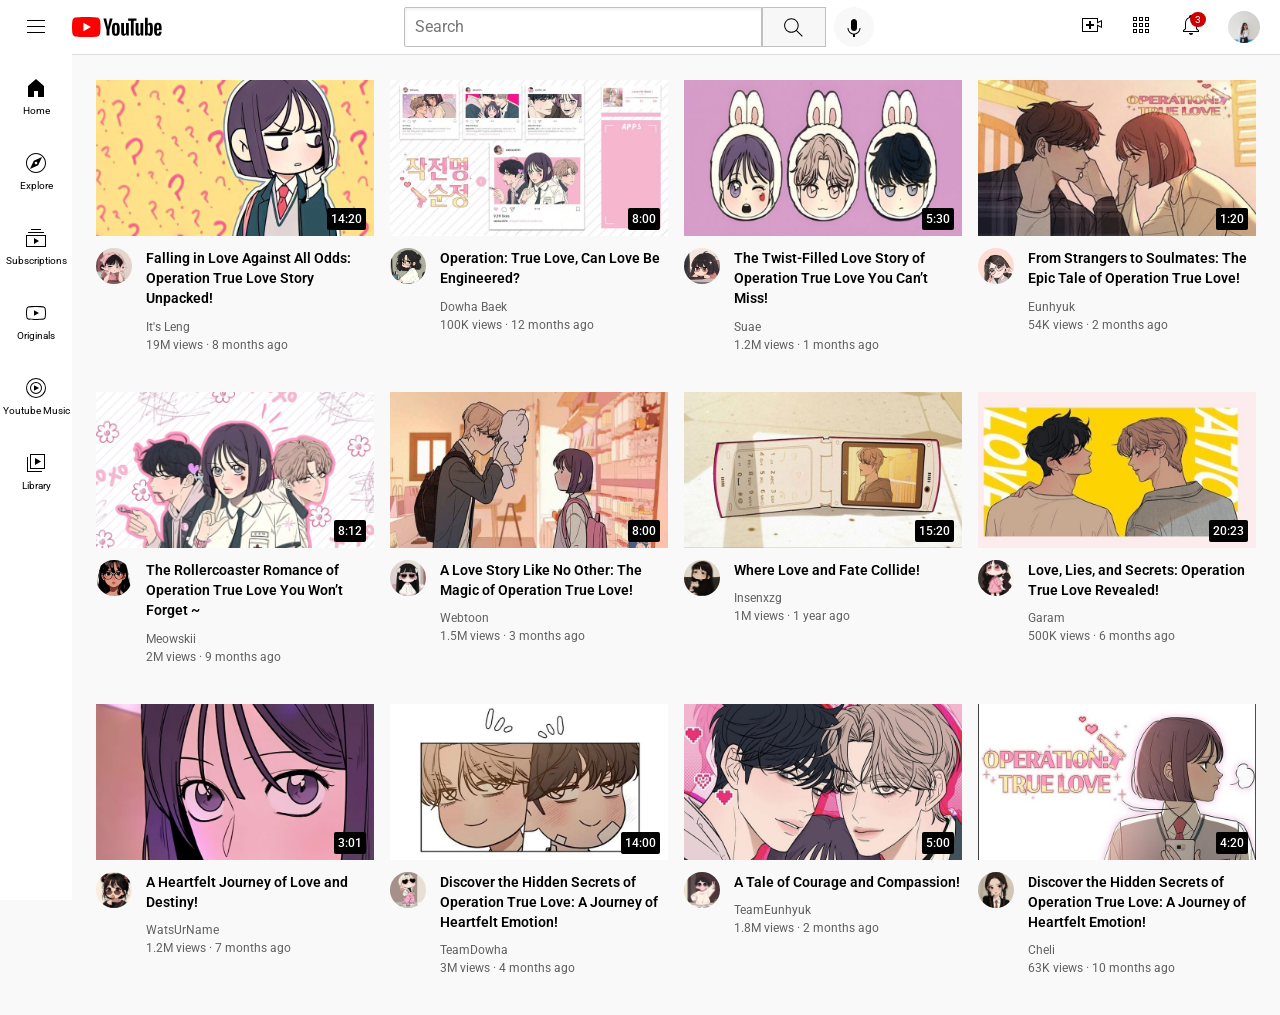
<file: index.html>
<!DOCTYPE html>
<html lang="en">
  <head>
    <meta charset="UTF-8" />
    <meta name="viewport" content="width=device-width, initial-scale=1.0" />

    <title>Youtube Clone</title>
    <link rel="stylesheet" href="style/video.css" />
    <link rel="stylesheet" href="style/general.css" />
    <link rel="stylesheet" href="style/header.css" />
    <link rel="stylesheet" href="style/sidebar.css" />

    <link rel="icon" href="assets/icons/youtube.png" type="image/png" />

    <link rel="preconnect" href="https://fonts.googleapis.com" />
    <link rel="preconnect" href="https://fonts.gstatic.com" crossorigin />
    <link
      href="https://fonts.googleapis.com/css2?family=Roboto:ital@0;1&display=swap"
      rel="stylesheet"
    />
  </head>

  <!-- Header -->
  <header class="header">
    <section class="left-section">
      <img class="hambuger-icon" src="assets/icons/hamburger-menu.svg" alt="" />
      <img
        class="youtube-icon"
        src="assets/icons/youtube-logo.svg"
        alt="Hamburger menu icon"
      />
    </section>

    <section class="middle-section">
      <input class="search-btn" type="text" placeholder="Search" />

      <button class="search-icon-btn">
        <img
          class="search-icon"
          src="assets/icons/search.svg"
          alt="Search icon"
        />
        <div class="tooltip">Search</div>
      </button>
      <button class="voice-btn">
        <img
          class="voice-icon"
          src="assets/icons/voice-search-icon.svg"
          alt="Voice search icon"
        />
        <div class="tooltip">Search with your voice</div>
      </button>
    </section>

    <section class="right-section">
      <div class="tooltip-container">
        <img
          class="upload-icon"
          src="assets/icons/upload.svg"
          alt="upload-icon"
        />
        <div class="tooltip-create">Create</div>
      </div>

      <div class="tooltip-container">
        <img
          class="youtube-apps-icon"
          src="assets/icons/youtube-apps.svg"
          alt="YouTube apps icon"
        />
        <div class="tooltip-apps">Youtube apps</div>
      </div>

      <div class="tooltip-container">
        <div class="notif-div">
          <img
            class="notification-icon"
            src="assets/icons/notifications.svg"
            alt="Upload icon"
          />
          <div class="notif-number">3</div>
          <div class="tooltip-notif">Notifications</div>
        </div>
      </div>

      <img
        class="current-user-dp"
        src="assets/channels/me.jpg"
        alt="Current user profile picture"
      />
    </section>
  </header>

  <!-- Sidebar -->
  <nav class="sidebar">
    <ul>
      <li class="sidebar-link">
        <a href="#">
          <img src="assets/icons/home.svg" alt="Home" />
          <p class="label">Home</p>
        </a>
      </li>
    </ul>

    <ul>
      <li class="sidebar-link">
        <a href="#">
          <img src="assets/icons/explore.svg" alt="Explore" />
          <p class="label">Explore</p>
        </a>
      </li>
    </ul>

    <ul>
      <li class="sidebar-link">
        <a href="#">
          <img src="assets/icons/subscriptions.svg" alt="Subscriptions" />
          <p class="label">Subscriptions</p>
        </a>
      </li>
    </ul>

    <ul>
      <li class="sidebar-link">
        <a href="#">
          <img src="assets/icons/originals.svg" alt="Originals" />
          <p class="label">Originals</p>
        </a>
      </li>
    </ul>

    <ul>
      <li class="sidebar-link">
        <a href="#">
          <img src="assets/icons/youtube-music.svg" alt="Youtube Music" />
          <p class="label">Youtube Music</p>
        </a>
      </li>
    </ul>

    <ul>
      <li class="sidebar-link">
        <a href="#">
          <img src="assets/icons/library.svg" alt="library" />
          <p class="label">Library</p>
        </a>
      </li>
    </ul>
  </nav>

  <body>
    <!-- Main Content -->
    <main class="video-grid">
      <article class="video-preview">
        <section class="channel-picture">
          <img
            class="thumbnail"
            src="assets/images/11.jpg"
            alt="Video thumbnail"
          />
          <div class="video-time">14:20</div>
        </section>

        <section class="thumbnail-row">
          <div class="creator-picture-div">
            <img
              class="video-creator"
              src="assets/creator/1.jpg"
              alt="creator"
            />
          </div>
          <div class="video-desc-div">
            <h2 class="video-title">
              <a class="video-title" href="https://www.youtube.com/"
                >Falling in Love Against All Odds: Operation True Love Story
                Unpacked!</a
              >
            </h2>
            <p class="creator">It's Leng</p>
            <p class="video-details">19M views &#183; 8 months ago</p>
          </div>
        </section>
      </article>

      <article class="video-preview">
        <section class="channel-picture">
          <img
            class="thumbnail"
            src="assets/images/12.jpg"
            alt="Video thumbnail"
          />
          <div class="video-time">8:00</div>
        </section>

        <section class="thumbnail-row">
          <div class="creator-picture-div">
            <img
              class="video-creator"
              src="assets/creator/2.jpg"
              alt="Creator: It's Leng"
            />
          </div>
          <div class="video-desc-div">
            <h2 class="video-title">
              <a class="video-title" href="https://www.youtube.com/"
                >Operation: True Love, Can Love Be Engineered?</a
              >
            </h2>
            <p class="creator">Dowha Baek</p>
            <p class="video-details">100K views &#183; 12 months ago</p>
          </div>
        </section>
      </article>

      <article class="video-preview">
        <section class="channel-picture">
          <img
            class="thumbnail"
            src="assets/images/9.jpg"
            alt="Video thumbnail"
          />
          <div class="video-time">5:30</div>
        </section>

        <section class="thumbnail-row">
          <div class="creator-picture-div">
            <img
              class="video-creator"
              src="assets/creator/3.jpg"
              alt="Creator"
            />
          </div>
          <div class="video-desc-div">
            <h2 class="video-title">
              <a class="video-title" href="https://www.youtube.com/"
                >The Twist-Filled Love Story of Operation True Love You Can’t
                Miss!</a
              >
            </h2>
            <p class="creator">Suae</p>
            <p class="video-details">1.2M views &#183; 1 months ago</p>
          </div>
        </section>
      </article>

      <article class="video-preview">
        <section class="channel-picture">
          <img
            class="thumbnail"
            src="assets/images/loveteam1.jpg"
            alt="Video thumbnail"
          />
          <div class="video-time">1:20</div>
        </section>

        <section class="thumbnail-row">
          <div class="creator-picture-div">
            <img
              class="video-creator"
              src="assets/creator/4.jpg"
              alt="Creator"
            />
          </div>
          <div class="video-desc-div">
            <h2 class="video-title">
              <a class="video-title" href="https://www.youtube.com/"
                >From Strangers to Soulmates: The Epic Tale of Operation True
                Love!</a
              >
            </h2>
            <p class="creator">Eunhyuk</p>
            <p class="video-details">54K views &#183; 2 months ago</p>
          </div>
        </section>
      </article>

      <article class="video-preview">
        <section class="channel-picture">
          <img
            class="thumbnail"
            src="assets/images/AAA.jpg"
            alt="Video thumbnail"
          />
          <div class="video-time">8:12</div>
        </section>

        <section class="thumbnail-row">
          <div class="creator-picture-div">
            <img
              class="video-creator"
              src="assets/creator/5.jpg"
              alt="Creator"
            />
          </div>
          <div class="video-desc-div">
            <h2 class="video-title">
              <a class="video-title" href="https://www.youtube.com/"
                >The Rollercoaster Romance of Operation True Love You Won’t
                Forget ~</a
              >
            </h2>
            <p class="creator">Meowskii</p>
            <p class="video-details">2M views &#183; 9 months ago</p>
          </div>
        </section>
      </article>

      <article class="video-preview">
        <section class="channel-picture">
          <img
            class="thumbnail"
            src="assets/images/dowha-suea.jpg"
            alt="Video thumbnail"
          />
          <div class="video-time">8:00</div>
        </section>

        <section class="thumbnail-row">
          <div class="creator-picture-div">
            <img
              class="video-creator"
              src="assets/creator/6.jpg"
              alt="Creator"
            />
          </div>
          <div class="video-desc-div">
            <h2 class="video-title">
              <a class="video-title" href="https://www.youtube.com/"
                >A Love Story Like No Other: The Magic of Operation True
                Love!</a
              >
            </h2>
            <p class="creator">Webtoon</p>
            <p class="video-details">1.5M views &#183; 3 months ago</p>
          </div>
        </section>
      </article>

      <article class="video-preview">
        <section class="channel-picture">
          <img
            class="thumbnail"
            src="assets/images/Dowha.jpg"
            alt="Video thumbnail"
          />
          <div class="video-time">15:20</div>
        </section>

        <section class="thumbnail-row">
          <div class="creator-picture-div">
            <img
              class="video-creator"
              src="assets/creator/7.jpg"
              alt="Creator: It's Leng"
            />
          </div>
          <div class="video-desc-div">
            <h2 class="video-title">
              <a class="video-title" href="https://www.youtube.com/"
                >Where Love and Fate Collide!</a
              >
            </h2>
            <p class="creator">Insenxzg</p>
            <p class="video-details">1M views &#183; 1 year ago</p>
          </div>
        </section>
      </article>

      <article class="video-preview">
        <section class="channel-picture">
          <img
            class="thumbnail"
            src="assets/images/hihi.jpg"
            alt="Video thumbnail"
          />
          <div class="video-time">20:23</div>
        </section>

        <section class="thumbnail-row">
          <div class="creator-picture-div">
            <img
              class="video-creator"
              src="assets/creator/8.jpg"
              alt="creator"
            />
          </div>
          <div class="video-desc-div">
            <h2 class="video-title">
              <a class="video-title" href="https://www.youtube.com/"
                >Love, Lies, and Secrets: Operation True Love Revealed!</a
              >
            </h2>
            <p class="creator">Garam</p>
            <p class="video-details">500K views &#183; 6 months ago</p>
          </div>
        </section>
      </article>

      <article class="video-preview">
        <section class="channel-picture">
          <img
            class="thumbnail"
            src="assets/images/suae.jpg"
            alt="Video thumbnail"
          />
          <div class="video-time">3:01</div>
        </section>

        <section class="thumbnail-row">
          <div class="creator-picture-div">
            <img
              class="video-creator"
              src="assets/creator/9.jpg"
              alt="creator-1"
            />
          </div>
          <div class="video-desc-div">
            <h2 class="video-title">
              <a class="video-title" href="https://www.youtube.com/"
                >A Heartfelt Journey of Love and Destiny!</a
              >
            </h2>
            <p class="creator">WatsUrName</p>
            <p class="video-details">1.2M views &#183; 7 months ago</p>
          </div>
        </section>
      </article>

      <article class="video-preview">
        <section class="channel-picture">
          <img
            class="thumbnail"
            src="assets/images/cute.jpg"
            alt="Video thumbnail"
          />
          <div class="video-time">14:00</div>
        </section>

        <section class="thumbnail-row">
          <div class="creator-picture-div">
            <img
              class="video-creator"
              src="assets/creator/11.jpg"
              alt="Creator: It's Leng"
            />
          </div>
          <div class="video-desc-div">
            <h2 class="video-title">
              <a class="video-title" href="https://www.youtube.com/">
                Discover the Hidden Secrets of Operation True Love: A Journey of
                Heartfelt Emotion!</a
              >
            </h2>
            <p class="creator">TeamDowha</p>
            <p class="video-details">3M views &#183; 4 months ago</p>
          </div>
        </section>
      </article>

      <article class="video-preview">
        <section class="channel-picture">
          <img
            class="thumbnail"
            src="assets/images/waa.jpg"
            alt="Video thumbnail"
          />
          <div class="video-time">5:00</div>
        </section>

        <section class="thumbnail-row">
          <div class="creator-picture-div">
            <img
              class="video-creator"
              src="assets/creator/12.jpg"
              alt="Creator: It's Leng"
            />
          </div>
          <div class="video-desc-div">
            <h2 class="video-title">
              <a class="video-title" href="https://www.youtube.com/"
                >A Tale of Courage and Compassion!</a
              >
            </h2>
            <p class="creator">TeamEunhyuk</p>
            <p class="video-details">1.8M views &#183; 2 months ago</p>
          </div>
        </section>
      </article>

      <article class="video-preview">
        <section class="channel-picture">
          <img
            class="thumbnail"
            src="assets/images/10.jpg"
            alt="Video thumbnail"
          />
          <div class="video-time">4:20</div>
        </section>

        <section class="thumbnail-row">
          <div class="creator-picture-div">
            <img
              class="video-creator"
              src="assets/creator/10.jpg"
              alt="Creator"
            />
          </div>
          <div class="video-desc-div">
            <h2 class="video-title">
              <a class="video-title" href="https://www.youtube.com/"
                >Discover the Hidden Secrets of Operation True Love: A Journey
                of Heartfelt Emotion!</a
              >
            </h2>
            <p class="creator">Cheli</p>
            <p class="video-details">63K views &#183; 10 months ago</p>
          </div>
        </section>
      </article>
    </main>
    <!--End of Main Content -->
  </body>
</html>
</file>
<file: style/video.css>
.video-grid {
  display: grid;
  grid-template-columns: 1fr 1fr 1fr;
  column-gap: 16px;
  row-gap: 40px;
}


/* For responsive */

@media(min-width: 1000px) {
  .video-grid {
    grid-template-columns: 1fr 1fr 1fr 1fr;
  }
}

@media(min-width: 801px) and (max-width: 999px) {
  .video-grid {
    grid-template-columns: 1fr 1fr 1fr;
  }
}

@media(max-width: 800px) {
  .video-grid {
    grid-template-columns: 1fr 1fr;
  }

  .video-title {
    width: 100%;
    overflow: hidden;
    text-overflow: ellipsis;
    display: -webkit-box;
    -webkit-line-clamp: 2;
    -webkit-box-orient: vertical;
  }
}

@media (max-width: 500px) {
  .video-grid {
    grid-template-columns: 1fr;
  }
}

.thumbnail {
  width: 100%;
  cursor: pointer;
}

.channel-picture {
  position: relative;
}

.video-time {
  background-color: black;
  color: white;
  position: absolute;
  bottom: 10px;
  right: 8px;
  font-family: Roboto, Arial;
  font-size: 12px;
  font-weight: 500;
  padding: 4px 4px;
  border-radius: 2px;
}

.thumbnail-row {
  margin-top: 8px;
  display: grid;
  grid-template-columns: 50px 1fr;
}


.video-creator {
  width: 36px;
  height: 36px;
  border-radius: 50px;
  object-fit: cover;
  object-position: center;
  cursor: pointer;
}

.video-desc-div {
  font-family: Roboto, Arial;
}

.video-title {
  font-family: Roboto, Arial;
  margin-top: 0;
  font-size: 14px;
  font-weight: 600;
  line-height: 20px;
  text-decoration: none;
  color: black;
  text-decoration: none;

}

.creator,
.video-details {
  color: rgb(96, 96, 96);
  font-size: 12px;
}

.creator {
  margin-top: 8px;
  margin-bottom: 0;
}

.video-details {
  margin-top: 4px;
  margin-bottom: 0;
}
</file>
<file: style/general.css>
* {
  box-sizing: border-box;
}


body {
  margin: 0;
  padding-top: 80px;
  padding-left: 96px;
  padding-right: 24px;
  padding-bottom: 40px;
  background-color: rgb(249, 249, 249);

}

p {
  font-family: roboto;
  margin-top: 0;
  margin-bottom: 0;
}
</file>
<file: style/header.css>
.header {
  height: 55px;
  display: flex;
  flex-direction: row;
  justify-content: space-between;
  position: fixed;
  z-index: 100;
  top: 0;
  left: 0;
  right: 0;
  background-color: white;
  border-bottom: 1px solid rgb(222, 222, 222);
}

.left-section {
  display: flex;
  align-items: center;
}

.hambuger-icon {
  margin-left: 24px;
  margin-right: 24px;
  height: 24px;
  cursor: pointer;
}

.youtube-icon {
  height: 20px;
  cursor: pointer;
}

.middle-section {
  flex: 1;
  margin-left: 70px;
  margin-right: 35px;
  max-width: 470px;
  display: flex;
  align-items: center;
}

.search-btn {
  font-size: 20px;
  flex: 1;
  width: 0;
  height: 40px;
  padding-left: 10px;
  font-size: 16px;
  border: 1px solid rgb(192, 192, 192);
  border-top-left-radius:  2px;
  border-bottom-left-radius: 2px;
  /* inset means shadow in the inside */
  box-shadow: inset 1px 2px 3px rgba(0, 0, 0, 0.05);
}

.search-btn::placeholder {
  font-family: Roboto, Arial;
  font-family: 16px;
}

.search-btn:focus {
  outline: none;
  border: 1px solid blue;
}

.search-icon-btn {
  height: 40px;
  width: 64px;
  background-color: rgb(247, 247, 247);
  border: 1px solid rgb(192, 192, 192);
  margin-right: 8px;
  position: relative;
  cursor: pointer;
}

.search-icon-btn:hover{
background-color: rgb(240, 240, 240);
}

.search-icon-btn:active {
background-color: rgb(230, 230, 230);
}

.search-icon-btn .tooltip {
  position: absolute;
  bottom: -48px;
  background-color: gray;
  color: white;
  padding: 8px 9px;
  border-radius: 3px;
  font-family: Roboto, Arial;
  font-size: 12px;
  opacity: 0;
  transition: opacity 0.15s;
  pointer-events: none;
}

.search-icon-btn:hover .tooltip {
  opacity: 1;
}

.search-icon {
  margin-top: 4px;
  height: 25px;
}

.voice-btn {
  height: 40px;
  width: 40px;
  border-radius: 20px;
  border: none;
  background-color: rgb(248, 248, 248);
  cursor: pointer;
}


.voice-btn .tooltip {
  position: absolute;
  bottom: -39.5px;
  right: 190px;
  background-color: gray;
  color: white;
  padding: 8px 9px;
  border-radius: 3px;
  font-family: Roboto, Arial;
  font-size: 12px;
  opacity: 0;
  transition: opacity 0.15s;
  pointer-events: none;
}

.voice-btn:hover .tooltip {
  opacity: 1;
}


.voice-icon {
  height: 24px;
  margin-top: 4px;
}

.right-section {
  width: 180px;
  display: flex;
  align-items: center;
  justify-content: space-between;
  margin-right: 20px;
  flex-shrink: 0;
}

.tooltip-container {
  position: relative;
}

.tooltip-container .tooltip-create {
  position: absolute;
  bottom: -53px;
  right: -12px;
  background-color: gray;
  color: white;
  padding: 8px 9px;
  border-radius: 3px;
  font-family: Roboto, Arial;
  font-size: 12px;
  opacity: 0;
  transition: opacity 0.15s;
  pointer-events: none;
  width: fit-content;
}

.tooltip-container:hover .tooltip-create {
  opacity: 1;
}

.tooltip-container .tooltip-apps {
  position: absolute;
  width: 100px;
  bottom: -53px;
  right: -40px;
  background-color: gray;
  color: white;
  padding: 8px 1px;
  text-align: center;
  border-radius: 3px;
  font-family: Roboto, Arial;
  font-size: 12px;
  opacity: 0;
  transition: opacity 0.15s;
  pointer-events: none;
}

.tooltip-container:hover .tooltip-apps {
  opacity: 1;
}

.tooltip-container .tooltip-notif {
  position: absolute;
  width: 80px;
  bottom: -53px;
  right: -40px;
  background-color: gray;
  color: white;
  padding: 8px 1px;
  text-align: center;
  border-radius: 3px;
  font-family: Roboto, Arial;
  font-size: 12px;
  opacity: 0;
  transition: opacity 0.15s;
  pointer-events: none;
}

.tooltip-container:hover .tooltip-notif {
  opacity: 1;
}


.upload-icon,
.youtube-apps-icon,
.notification-icon {
  height: 24px;
  cursor: pointer;
}

.current-user-dp {
  height: 32px;
  border-radius: 17px;
  cursor: pointer;
}

.notif-div {
  position: relative;
}

.notif-number {
  position: absolute;
  top: -1px;
  right: -3px;
  background-color: rgb(204, 0, 0);
  color: white;
  font-family: Roboto, Arial;
  font-size: 10px;
  padding: 2px 5px;
  border-radius: 10px;
}
</file>
<file: style/sidebar.css>
ul {
  margin: 0;
  padding: 0;
}

nav {
  unicode-bidi: isolate;
}

.sidebar {
  padding-top: 5px;
  position: fixed;
  left: 0;
  bottom: 0;
  top: 54px;
  background-color: white;
  width: 72px;
  z-index: 200;
}

.sidebar-link {
  height: 74px;
  margin-bottom: 1px;
  display: flex;
  flex-direction: column;
  align-items: center;
  justify-content: center;
  cursor: pointer;
}

.sidebar-link:hover {
  background-color: rgb(235, 235, 235);
}

.sidebar-link img {
  height: 24px;
  margin-bottom: 3px;
}

.sidebar-link a {
  font-family: Roboto, Arial;
  font-size: 10px;
  text-decoration: none;
  text-align: center;
  color: black;
}
</file>
